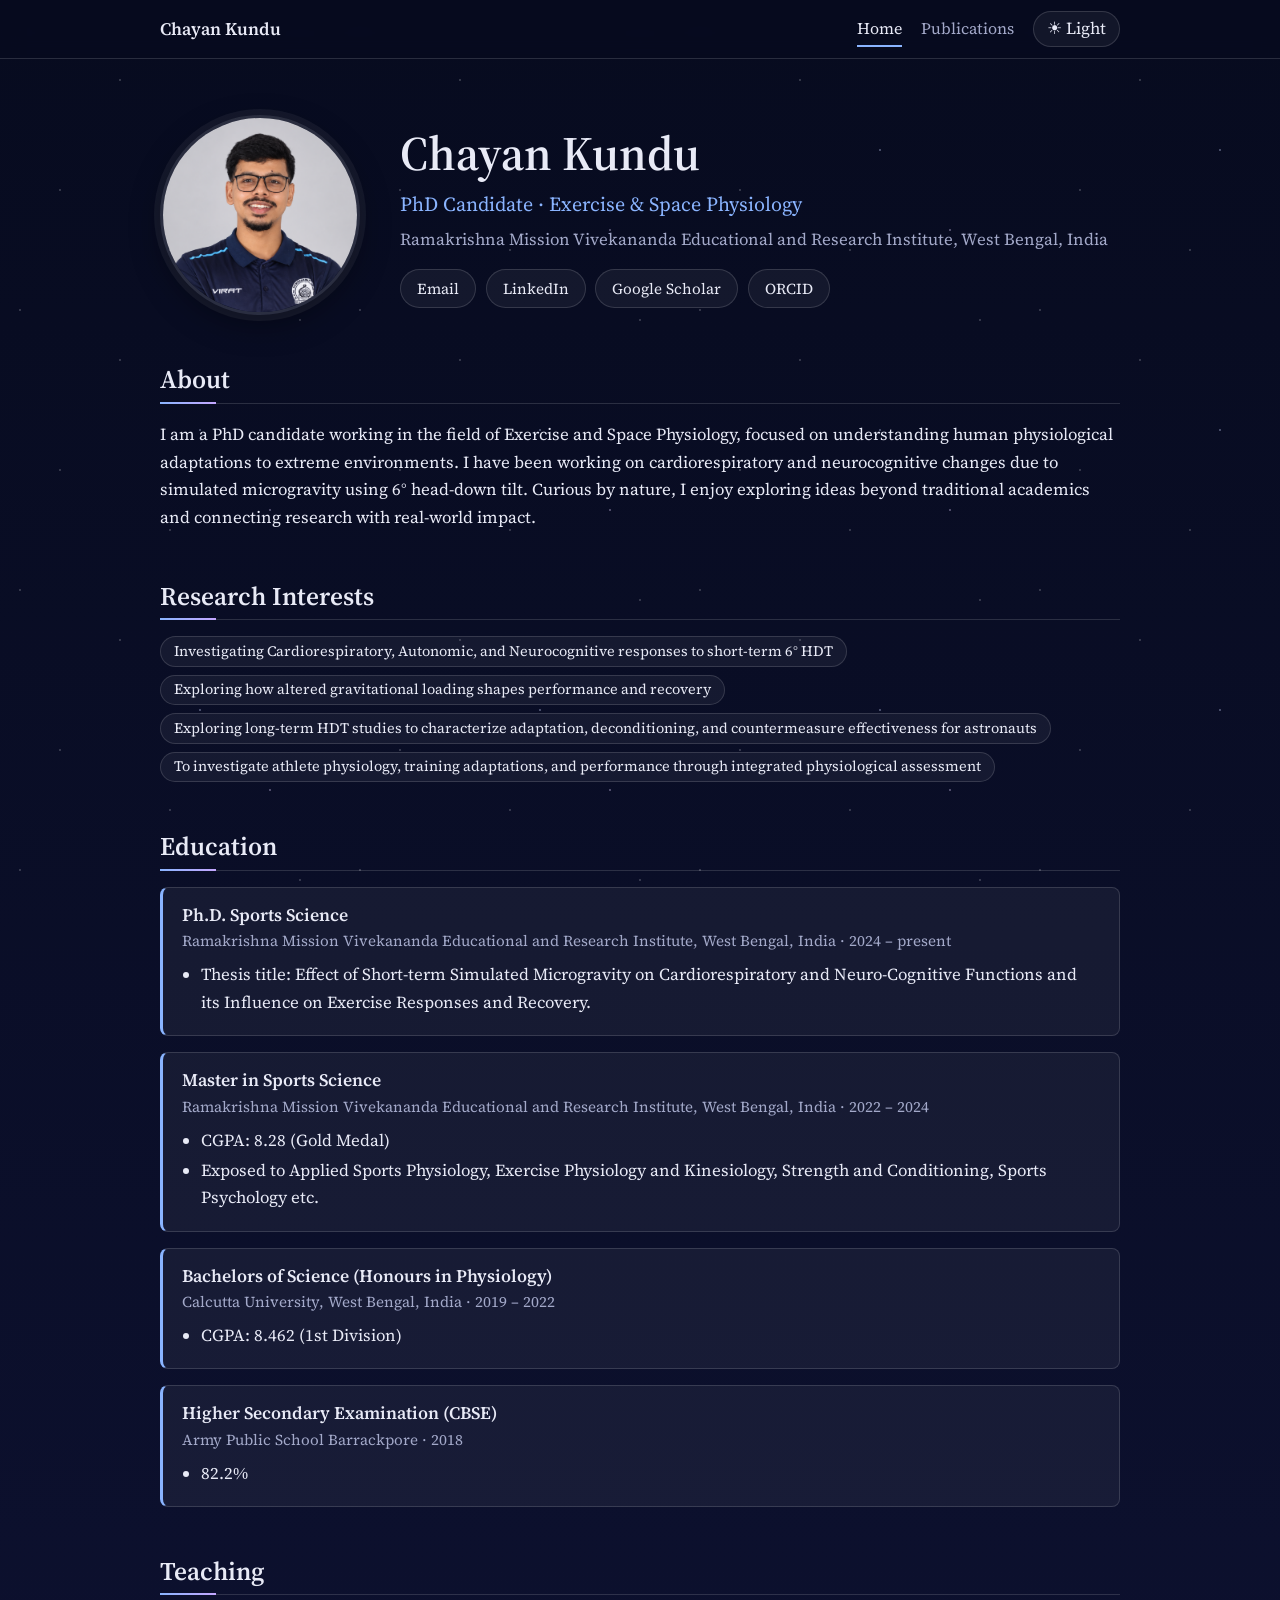
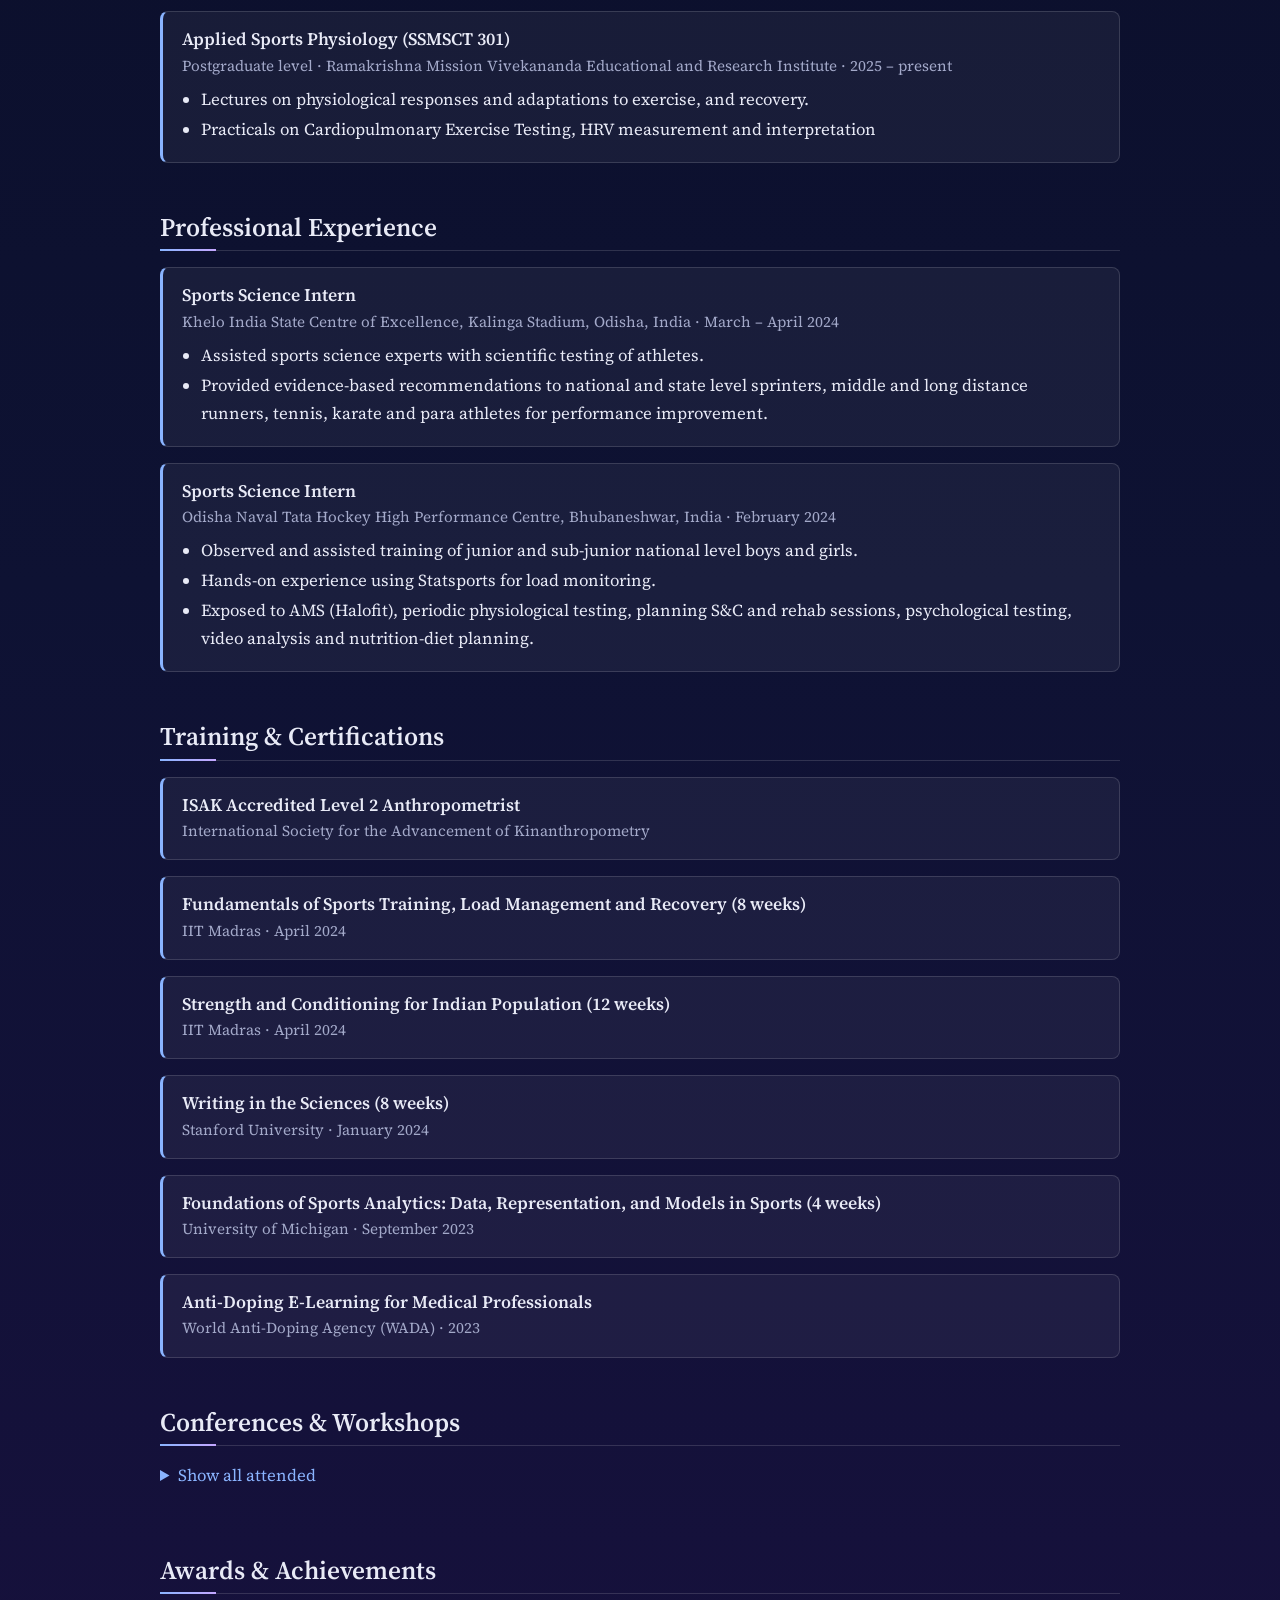
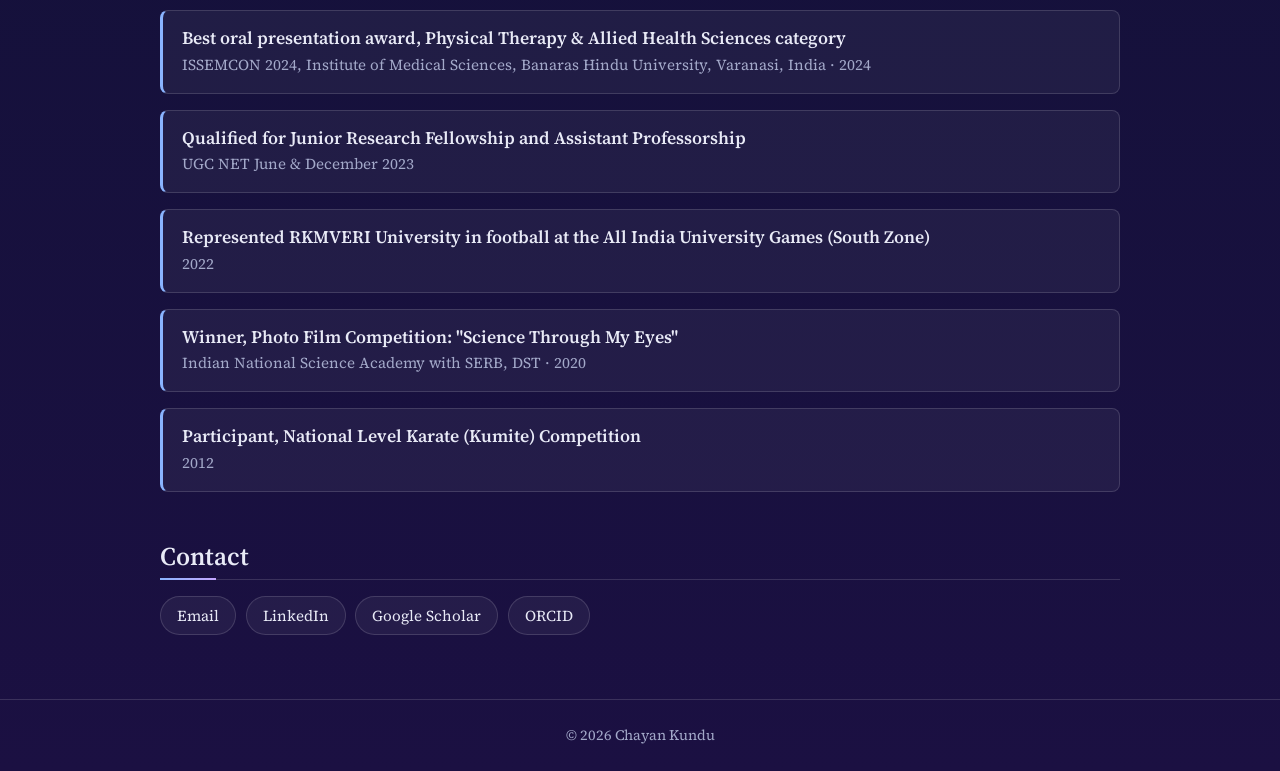
<file: index.html>
<!DOCTYPE html>
<html lang="en">
<head>
  <meta charset="utf-8">
  <meta name="viewport" content="width=device-width, initial-scale=1">
  <!-- Google shows this title and description in search results -->
  <title>Chayan Kundu | PhD Candidate in Exercise & Space Physiology</title>
  <meta name="description" content="Chayan Kundu is a PhD candidate in Sports Science working on exercise and space physiology: simulated microgravity (6° head-down tilt), cardiorespiratory and neurocognitive function.">
  <script>try{document.documentElement.setAttribute("data-theme",localStorage.getItem("theme")||"dark")}catch(e){document.documentElement.setAttribute("data-theme","dark")}</script>
  <link rel="preconnect" href="https://fonts.googleapis.com">
  <link rel="preconnect" href="https://fonts.gstatic.com" crossorigin>
  <link href="https://fonts.googleapis.com/css2?family=Source+Serif+4:ital,wght@0,400;0,600;1,400&display=swap" rel="stylesheet">
  <link rel="stylesheet" href="style.css">
</head>
<body>
  <header id="site-header"></header>

  <main>
    <section class="hero" id="hero"></section>

    <section>
      <h2>About</h2>
      <p id="about"></p>
    </section>

    <section>
      <h2>Research Interests</h2>
      <ul class="chips" id="interests"></ul>
    </section>

   <!-- <section>
      <h2>Publications</h2>
      <ol class="pubs" id="publications"></ol>
    </section>

    <section>
      <h2>Conference Presentations</h2>
      <div class="list" id="presentations"></div>
    </section> -->

    <section>
      <h2>Education</h2>
      <div class="list" id="education"></div>
    </section>

    <section>
      <h2>Teaching</h2>
      <div class="list" id="teaching"></div>
    </section>

    <section>
      <h2>Professional Experience</h2>
      <div class="list" id="experience"></div>
    </section>

    <section>
      <h2>Training &amp; Certifications</h2>
      <div class="list" id="training"></div>
    </section>

    <section>
      <h2>Conferences &amp; Workshops</h2>
      <details>
        <summary>Show all attended</summary>
        <div class="list" id="conferences"></div>
      </details>
    </section>

    <section>
      <h2>Awards &amp; Achievements</h2>
      <div class="list" id="awards"></div>
    </section>
<!--
    <section>
      <h2>Latest Articles</h2>
      <div class="grid" id="latest-articles"></div>
      <p><a href="articles.html">All articles →</a></p>
    </section>
-->
    <section>
      <h2>Contact</h2>
      <div class="btns" id="contact-links"></div>
    </section>
  </main>

  <footer id="site-footer"></footer>

  <script src="content.js"></script>
  <script src="script.js"></script>
</body>
</html>
</file>
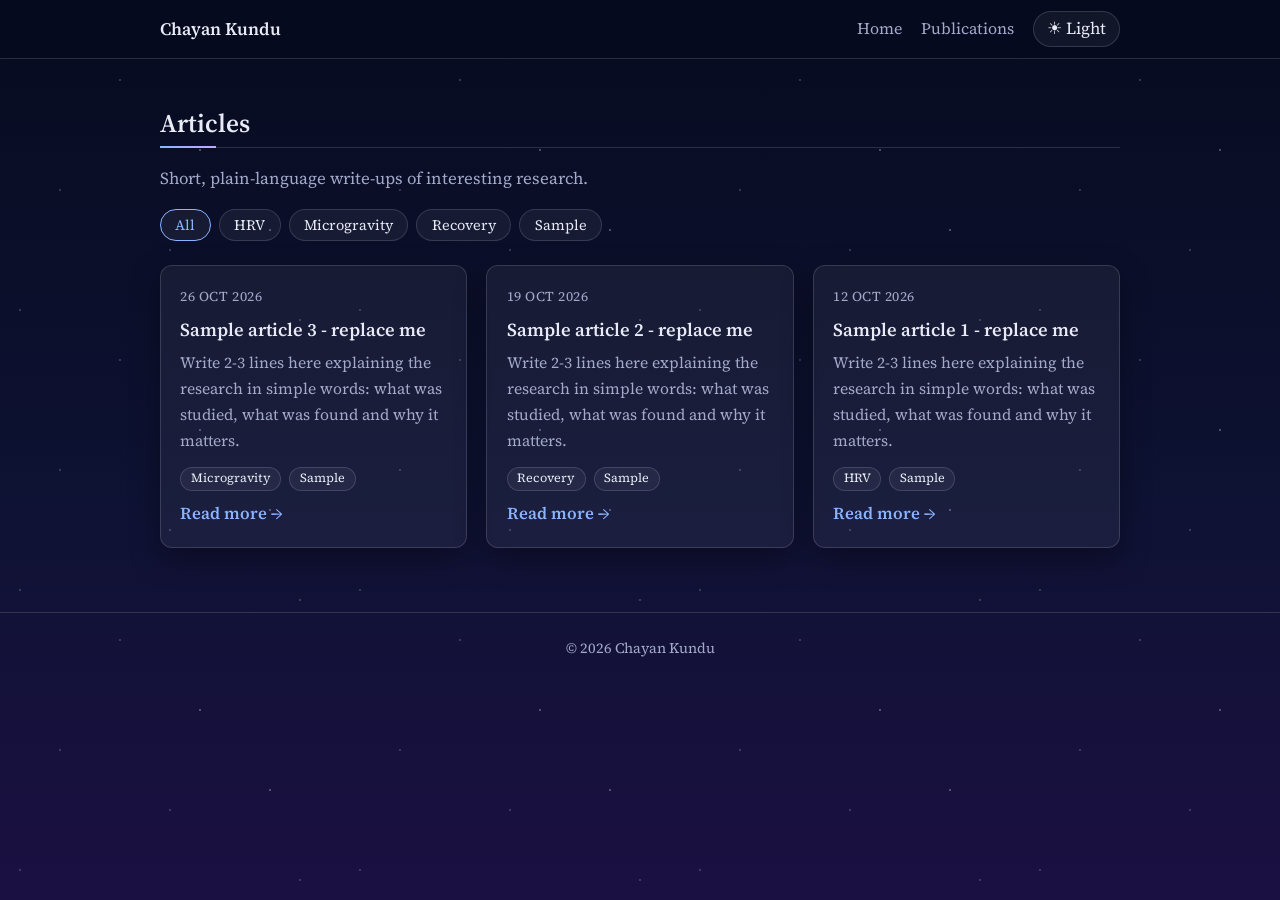
<file: articles.html>
<!DOCTYPE html>
<html lang="en">
<head>
  <meta charset="utf-8">
  <meta name="viewport" content="width=device-width, initial-scale=1">
  <title>Articles | Chayan Kundu</title>
  <meta name="description" content="Weekly plain-language summaries of interesting research in exercise, space physiology and sports science, by Chayan Kundu.">
  <script>try{document.documentElement.setAttribute("data-theme",localStorage.getItem("theme")||"dark")}catch(e){document.documentElement.setAttribute("data-theme","dark")}</script>
  <link rel="preconnect" href="https://fonts.googleapis.com">
  <link rel="preconnect" href="https://fonts.gstatic.com" crossorigin>
  <link href="https://fonts.googleapis.com/css2?family=Source+Serif+4:ital,wght@0,400;0,600;1,400&display=swap" rel="stylesheet">
  <link rel="stylesheet" href="style.css">
</head>
<body>
  <header id="site-header"></header>

  <main>
    <section>
      <h2>Articles</h2>
      <p class="pub-meta">Short, plain-language write-ups of interesting research.</p>
      <div class="filters" id="filters"></div>
      <div class="grid" id="articles"></div>
    </section>
  </main>

  <footer id="site-footer"></footer>

  <script src="content.js"></script>
  <script src="script.js"></script>
</body>
</html>
</file>
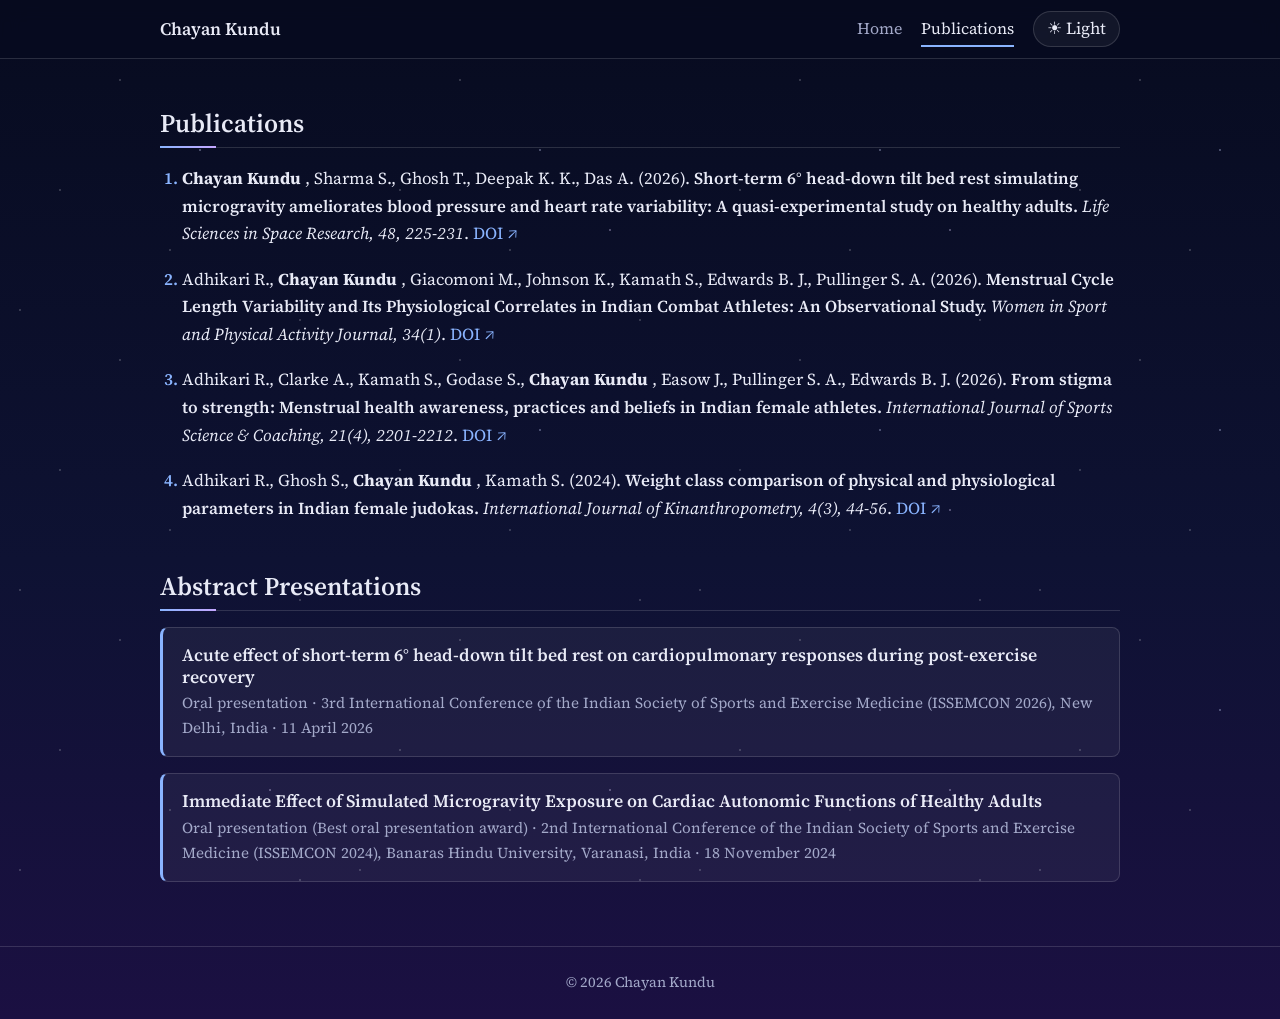
<file: publications.html>
<!DOCTYPE html>
<html lang="en">
<head>
  <meta charset="utf-8">
  <meta name="viewport" content="width=device-width, initial-scale=1">
  <title>Publications | Chayan Kundu</title>
  <meta name="description" content="Peer-reviewed publications and conference presentations by Chayan Kundu on simulated microgravity, heart rate variability and exercise physiology.">
  <script>try{document.documentElement.setAttribute("data-theme",localStorage.getItem("theme")||"dark")}catch(e){document.documentElement.setAttribute("data-theme","dark")}</script>
  <link rel="preconnect" href="https://fonts.googleapis.com">
  <link rel="preconnect" href="https://fonts.gstatic.com" crossorigin>
  <link href="https://fonts.googleapis.com/css2?family=Source+Serif+4:ital,wght@0,400;0,600;1,400&display=swap" rel="stylesheet">
  <link rel="stylesheet" href="style.css">
</head>
<body>
  <header id="site-header"></header>

  <main>
    <section>
      <h2>Publications</h2>
      <ol class="pubs" id="publications"></ol>
    </section>

    <section>
      <h2>Abstract Presentations</h2>
      <div class="list" id="presentations"></div>
    </section>
  </main>

  <footer id="site-footer"></footer>

  <script src="content.js"></script>
  <script src="script.js"></script>
</body>
</html>
</file>
<file: style.css>
/* =====================================================================
   style.css  -  design only. You normally never need to touch this.
   To change colours, edit the values in the two blocks just below.
   ===================================================================== */

/* DARK theme (default) */
:root {
  --bg-1: #070b1f;
  --bg-2: #0e1233;
  --bg-3: #1b1042;
  --text: #e8eaf6;
  --muted: #a3a9c9;
  --card: rgba(255, 255, 255, 0.05);
  --card-hover: rgba(255, 255, 255, 0.09);
  --border: rgba(255, 255, 255, 0.14);
  --accent: #8ab4ff;
  --accent-2: #c4a7ff;
  --header-bg: rgba(7, 11, 31, 0.78);
  --stars: 0.6;
  --shadow: 0 10px 30px rgba(0, 0, 0, 0.35);
}

/* LIGHT theme */
:root[data-theme="light"] {
  --bg-1: #f8f6f0;
  --bg-2: #f3f1ea;
  --bg-3: #ebe9f5;
  --text: #1b1f3a;
  --muted: #565b7c;
  --card: #ffffff;
  --card-hover: #ffffff;
  --border: #dcd9cf;
  --accent: #3446c8;
  --accent-2: #6a3fc0;
  --header-bg: rgba(248, 246, 240, 0.85);
  --stars: 0;
  --shadow: 0 8px 24px rgba(30, 30, 80, 0.08);
}

* { box-sizing: border-box; }
html {
  scroll-behavior: smooth;
  min-height: 100%;
  background: var(--bg-3) linear-gradient(180deg, var(--bg-1) 0%, var(--bg-2) 55%, var(--bg-3) 100%) no-repeat;
}

body {
  margin: 0;
  min-height: 100vh;
  font-family: "Source Serif 4", Georgia, "Times New Roman", serif;
  font-size: 1.05rem;
  line-height: 1.65;
  color: var(--text);
}

/* subtle stars (dark theme only) */
body::before {
  content: "";
  position: fixed;
  inset: 0;
  z-index: -1;
  pointer-events: none;
  opacity: var(--stars);
  background-image:
    radial-gradient(1px 1px at 20px 30px, #fff, transparent),
    radial-gradient(1px 1px at 120px 80px, #fff, transparent),
    radial-gradient(1.5px 1.5px at 200px 150px, #cfd8ff, transparent),
    radial-gradient(1px 1px at 300px 40px, #fff, transparent),
    radial-gradient(1px 1px at 60px 190px, #fff, transparent),
    radial-gradient(1.5px 1.5px at 270px 230px, #e3d5ff, transparent),
    radial-gradient(1px 1px at 170px 250px, #fff, transparent);
  background-size: 340px 280px;
}

a { color: var(--accent); text-decoration: none; }
a:hover { text-decoration: underline; }

h1, h2, h3 { font-weight: 600; line-height: 1.25; margin: 0; }
h2 {
  font-size: 1.6rem;
  margin-bottom: 1rem;
  padding-bottom: 0.4rem;
  border-bottom: 1px solid var(--border);
}
h2::after {
  content: "";
  display: block;
  width: 56px;
  height: 2px;
  margin-top: 0.4rem;
  margin-bottom: -0.45rem;
  background: linear-gradient(90deg, var(--accent), var(--accent-2));
}

main, .bar-inner, footer .inner {
  width: min(960px, 100% - 2rem);
  margin-inline: auto;
}
section { margin: 3rem 0; }

/* ---------- header / nav ---------- */
header#site-header {
  position: sticky;
  top: 0;
  z-index: 10;
  background: var(--header-bg);
  backdrop-filter: blur(10px);
  -webkit-backdrop-filter: blur(10px);
  border-bottom: 1px solid var(--border);
}
.bar-inner {
  display: flex;
  align-items: center;
  justify-content: space-between;
  gap: 1rem;
  padding: 0.7rem 0;
  flex-wrap: wrap;
}
.brand { font-weight: 600; font-size: 1.1rem; color: var(--text); }
.brand:hover { text-decoration: none; color: var(--accent); }
nav { display: flex; align-items: center; gap: 1.2rem; flex-wrap: wrap; }
nav a { color: var(--muted); font-size: 1rem; padding: 0.2rem 0; border-bottom: 2px solid transparent; }
nav a:hover { color: var(--text); text-decoration: none; }
nav a.active { color: var(--text); border-bottom-color: var(--accent); }
#theme-toggle {
  font: inherit;
  cursor: pointer;
  color: var(--text);
  background: var(--card);
  border: 1px solid var(--border);
  border-radius: 999px;
  padding: 0.2rem 0.8rem;
}
#theme-toggle:hover { background: var(--card-hover); }

/* ---------- hero ---------- */
.hero {
  display: flex;
  align-items: center;
  gap: 2.5rem;
  margin-top: 3.5rem;
}
.hero img, .hero .initials {
  width: 200px;
  height: 200px;
  flex: none;
  border-radius: 50%;
  object-fit: cover;
  border: 3px solid var(--border);
  box-shadow: 0 0 0 6px var(--card), var(--shadow);
}
.hero .initials {
  display: grid;
  place-items: center;
  font-size: 3rem;
  background: linear-gradient(135deg, var(--accent), var(--accent-2));
  color: #fff;
}
.hero h1 { font-size: clamp(2rem, 5vw, 3rem); }
.hero .title { font-size: 1.25rem; color: var(--accent); margin: 0.3rem 0; }
.hero .affil { color: var(--muted); margin: 0 0 1rem; }

.btns { display: flex; flex-wrap: wrap; gap: 0.6rem; }
.btn {
  display: inline-block;
  padding: 0.35rem 1rem;
  border: 1px solid var(--border);
  border-radius: 999px;
  color: var(--text);
  background: var(--card);
  font-size: 0.95rem;
}
.btn:hover { background: var(--card-hover); border-color: var(--accent); text-decoration: none; }

/* ---------- tags ---------- */
.chips { display: flex; flex-wrap: wrap; gap: 0.5rem; padding: 0; margin: 0; list-style: none; }
.chip {
  font-size: 0.9rem;
  padding: 0.15rem 0.8rem;
  border: 1px solid var(--border);
  border-radius: 999px;
  background: var(--card);
  color: var(--text);
}

/* ---------- list blocks (education, experience, ...) ---------- */
.list { display: grid; gap: 1rem; }
.item {
  padding: 1rem 1.2rem;
  background: var(--card);
  border: 1px solid var(--border);
  border-left: 3px solid var(--accent);
  border-radius: 8px;
}
.item h3 { font-size: 1.1rem; }
.item .meta { color: var(--muted); font-size: 0.95rem; margin-top: 0.15rem; }
.item ul { margin: 0.5rem 0 0; padding-left: 1.2rem; }
.item li { margin: 0.15rem 0; }

details summary {
  cursor: pointer;
  color: var(--accent);
  margin-bottom: 1rem;
}

/* ---------- publications ---------- */
ol.pubs { padding-left: 1.4rem; display: grid; gap: 1.1rem; }
ol.pubs li::marker { color: var(--accent); font-weight: 600; }
.pub-title { font-weight: 600; }
.pub-meta { color: var(--muted); }

/* ---------- article cards ---------- */
.filters { display: flex; flex-wrap: wrap; gap: 0.5rem; margin-bottom: 1.5rem; }
.filter {
  font: inherit;
  font-size: 0.9rem;
  cursor: pointer;
  padding: 0.2rem 0.9rem;
  color: var(--text);
  background: var(--card);
  border: 1px solid var(--border);
  border-radius: 999px;
}
.filter:hover { background: var(--card-hover); }
.filter.on { border-color: var(--accent); color: var(--accent); }

.grid {
  display: grid;
  gap: 1.2rem;
  grid-template-columns: repeat(auto-fill, minmax(280px, 1fr));
}
.card {
  display: flex;
  flex-direction: column;
  gap: 0.6rem;
  padding: 1.2rem;
  background: var(--card);
  border: 1px solid var(--border);
  border-radius: 12px;
  box-shadow: var(--shadow);
  transition: transform 0.15s, border-color 0.15s;
}
.card:hover { transform: translateY(-3px); border-color: var(--accent); }
.card .date { color: var(--muted); font-size: 0.85rem; letter-spacing: 0.04em; text-transform: uppercase; }
.card h3 { font-size: 1.15rem; }
.card p { margin: 0; color: var(--muted); font-size: 0.98rem; flex: 1; }
.card .chips { margin-top: 0.2rem; }
.card .chip { font-size: 0.78rem; padding: 0.05rem 0.6rem; }
.card .more { font-weight: 600; }

.empty { color: var(--muted); font-style: italic; }

/* ---------- footer ---------- */
footer { margin-top: 4rem; padding: 1.5rem 0; border-top: 1px solid var(--border); color: var(--muted); font-size: 0.9rem; }
footer .inner { text-align: center; }

/* ---------- phones ---------- */
@media (max-width: 640px) {
  .hero { flex-direction: column; text-align: center; gap: 1.2rem; margin-top: 2rem; }
  .hero .btns { justify-content: center; }
  .hero img, .hero .initials { width: 160px; height: 160px; }
  .bar-inner { justify-content: center; }
}
</file>
